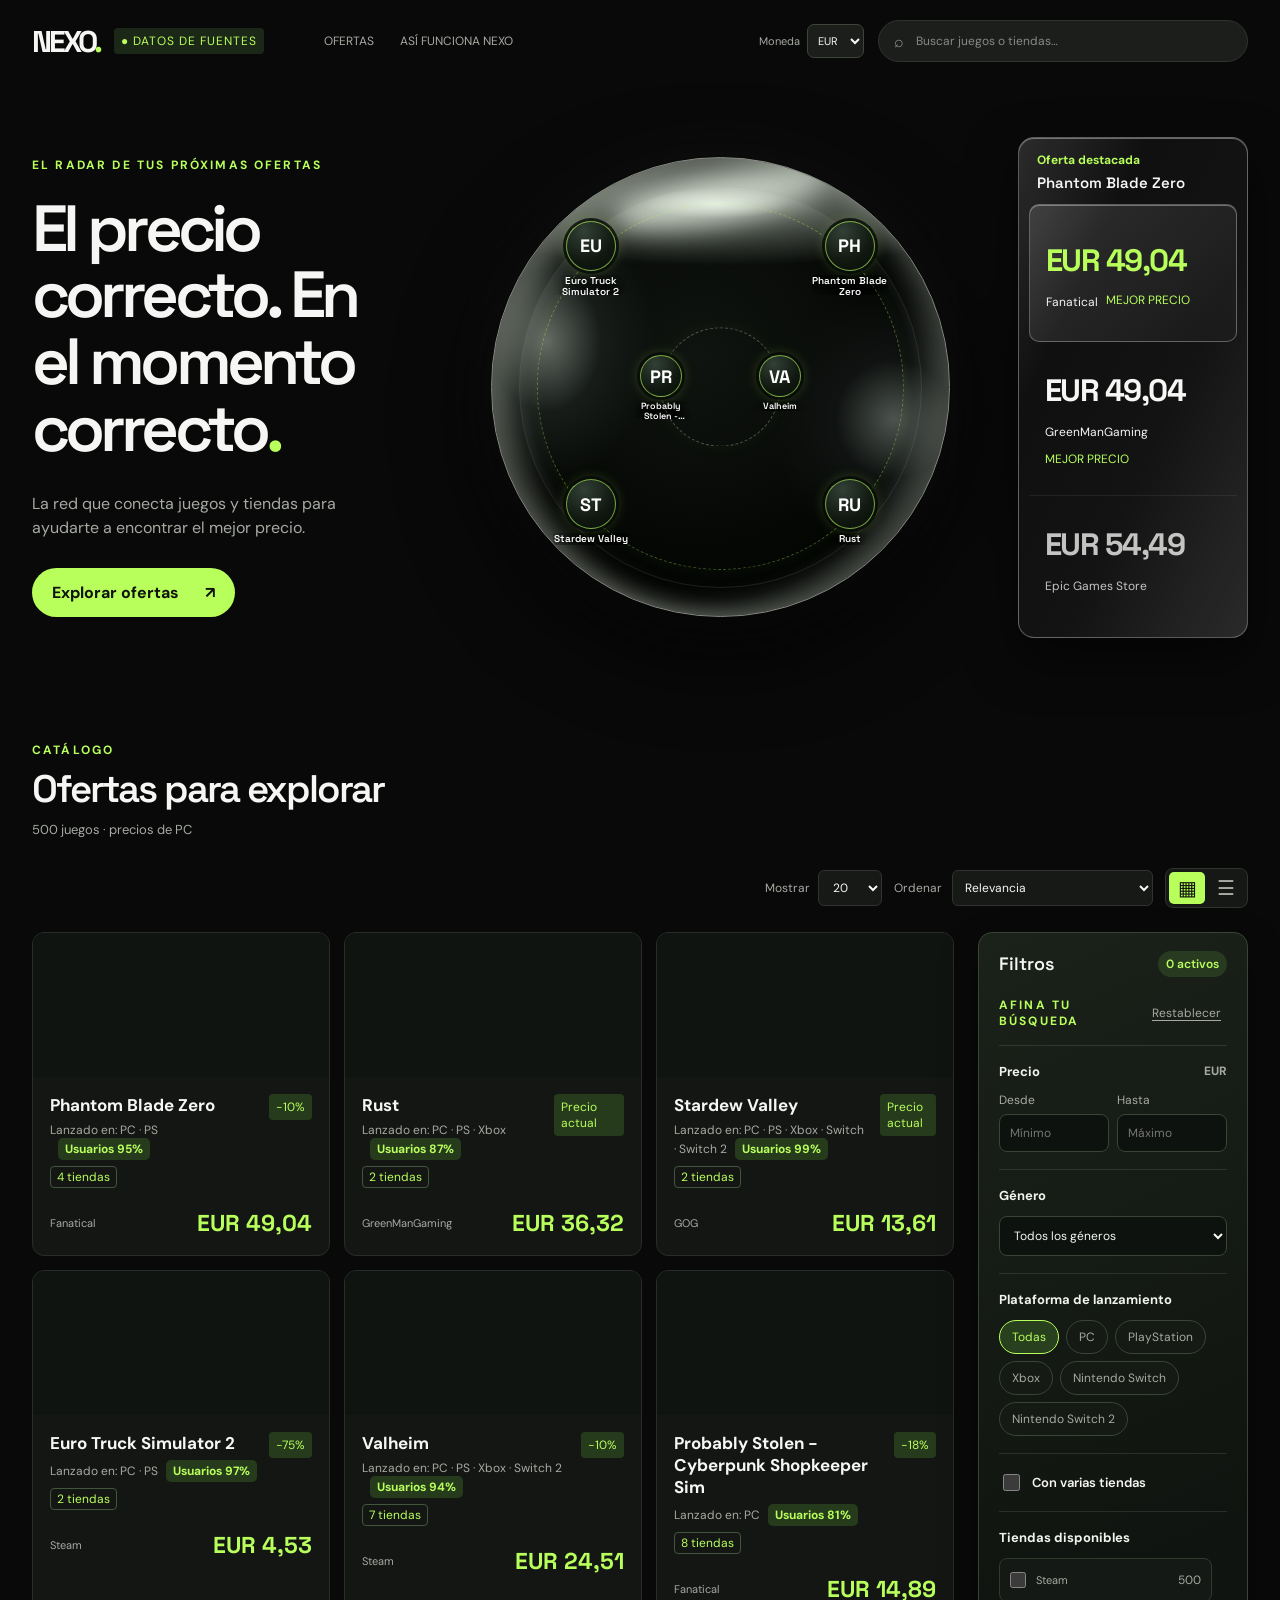
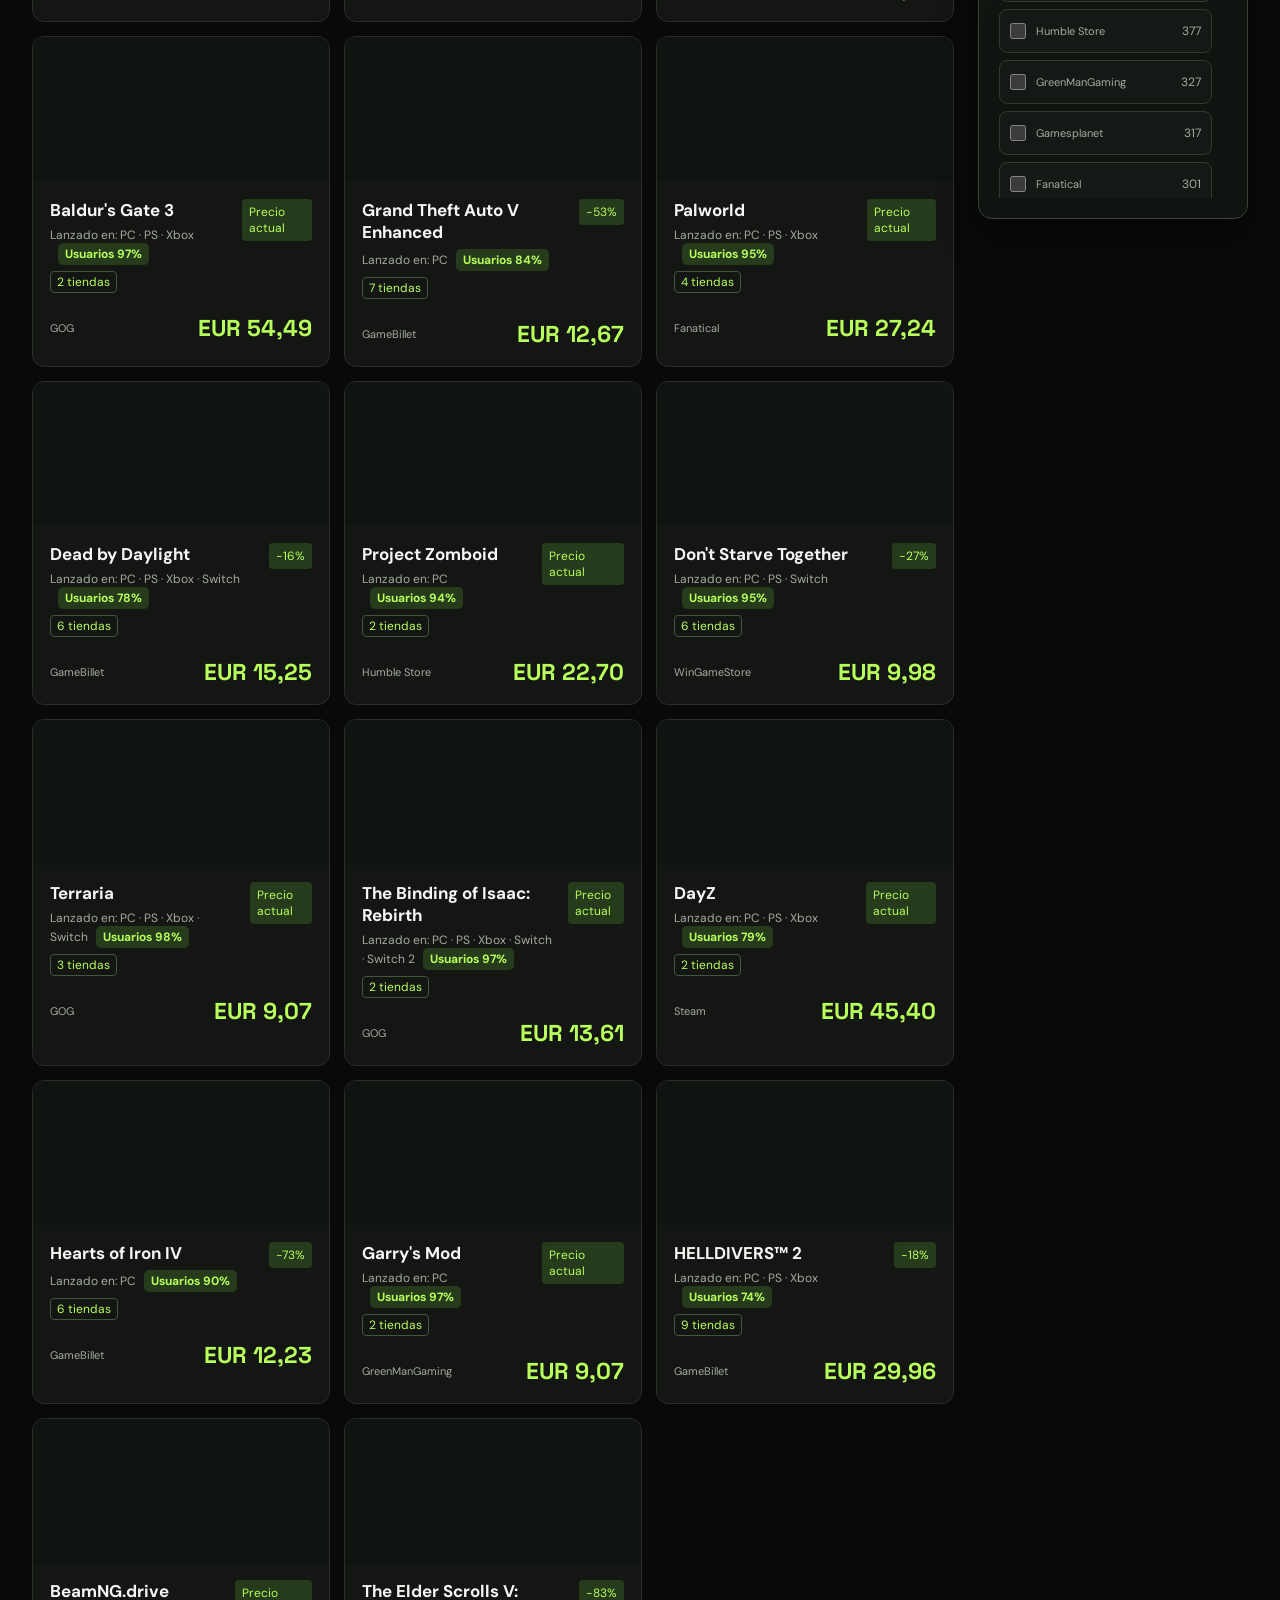
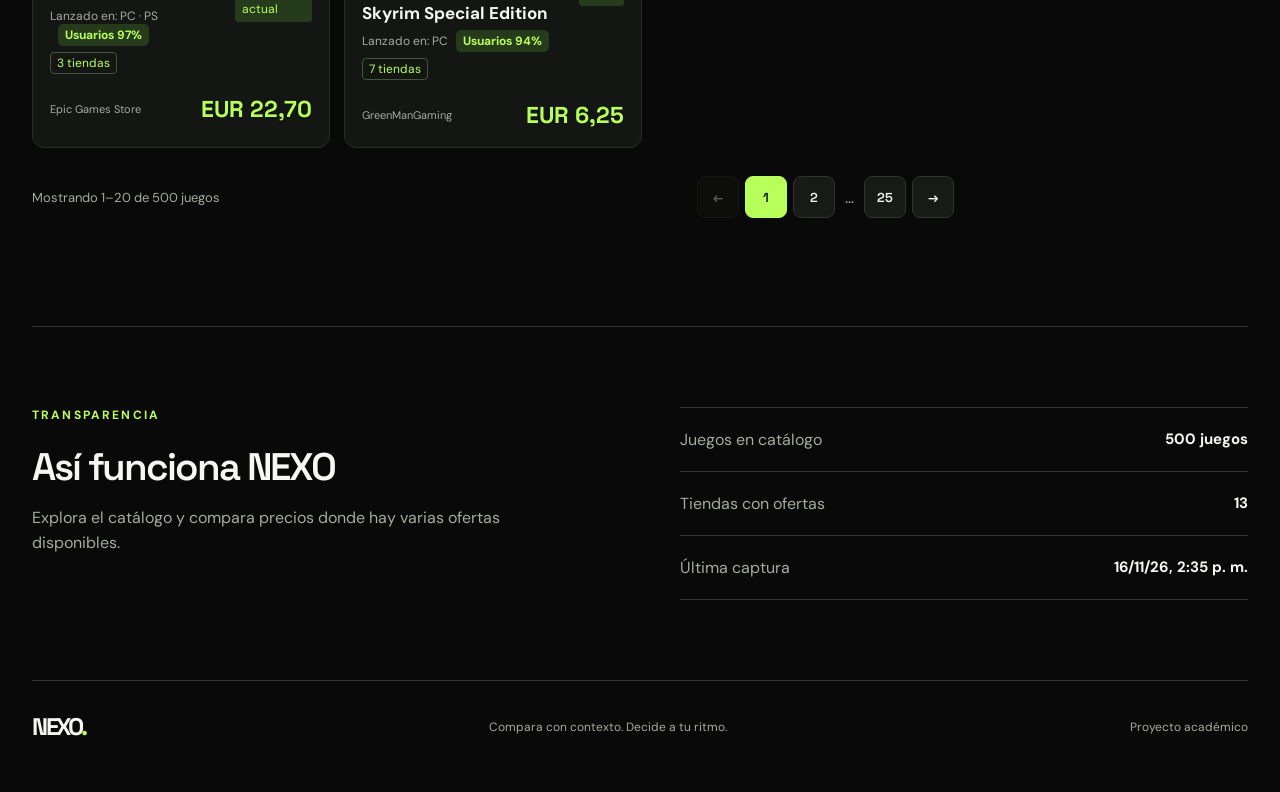
<file: index.html>
<!doctype html>
<html lang="es">
<head>
  <meta charset="utf-8">
  <meta name="viewport" content="width=device-width, initial-scale=1">
  <meta name="theme-color" content="#080908">
  <meta name="description" content="NEXO: compara ofertas de videojuegos entre tiendas.">
  <noscript><style>.page-loader{display:none!important}</style></noscript>
  <title>NEXO — El precio correcto, en el momento correcto</title>
  <link rel="stylesheet" href="styles.css?v=b721d6209b35">
  <link rel="stylesheet" href="motion.css?v=123aa29b7c4a">
  <link rel="stylesheet" href="pagination.css?v=6e8db1d47a03">
  <link rel="stylesheet" href="orbit.css?v=6e4092606f7a">
  <link rel="stylesheet" href="filters.css?v=b123eb7fec1e">
  <link rel="stylesheet" href="search.css?v=22a6c4367e86">
  <script src="live-data.js" defer></script>
  <script src="catalog-loader.js?v=8714d1cb9ea7" defer></script><script type="application/x-nexo-script" data-after-catalog="data.js?v=ecc1fa68a877"></script><script type="application/x-nexo-script" data-after-catalog="app.js?v=5fd0b0aa4ba9"></script><script type="application/x-nexo-script" data-after-catalog="motion.js?v=1b8854ef1667"></script>
</head>
<body>
  <div id="page-loader" class="page-loader" role="status" aria-label="Cargando NEXO"><div class="loader-orb" aria-hidden="true"><span class="loader-ring"></span><span class="loader-ring second"></span><span class="loader-core">N</span></div><span class="loader-wordmark">NEXO<span>.</span></span></div>
  <a class="skip" href="#ofertas">Ir a las ofertas</a>
  <header class="site-header wrap">
    <a class="logo" href="#inicio" aria-label="NEXO, inicio">NEXO<span class="logo-dot">.</span></a>
    <span class="demo-pill">DATOS DE FUENTES</span>
    <nav aria-label="Navegación principal"><a href="#ofertas">Ofertas</a><a href="#metricas">Así funciona NEXO</a></nav>
    <form id="header-search" class="header-search" role="search"><label class="sr-only" for="search">Buscar juegos</label><span aria-hidden="true">⌕</span><input id="search" type="search" placeholder="Buscar juegos o tiendas…" autocomplete="off" aria-controls="search-results" aria-expanded="false"><div id="search-results" class="search-panel" hidden></div></form>
  </header>

  <main id="inicio">
    <section class="hero wrap" aria-labelledby="hero-title">
      <div class="hero-copy"><p class="eyebrow">EL RADAR DE TUS PRÓXIMAS OFERTAS</p><h1 id="hero-title">El precio<br>correcto. En<br>el momento<br>correcto<span>.</span></h1><p class="hero-description">La red que conecta juegos y tiendas para ayudarte a encontrar el mejor precio.</p><a class="primary-button" href="#ofertas">Explorar ofertas <span aria-hidden="true">↗</span></a></div>
      <div class="orb-stage"><div class="orb"><div class="orb-glow"></div><div id="orb-games" class="orb-games" role="group" aria-label="Juegos destacados"></div></div></div>
      <a id="selected-game-link" class="price-glass" href="game.html" aria-label="Ver ficha del juego seleccionado"><span class="featured-offer-label">Oferta destacada</span><p id="selected-game-name" class="selected-game-name"></p><div class="glass-highlight"><strong></strong><span></span></div><div class="glass-row"><strong></strong><span></span></div><div class="glass-row muted"><strong></strong><span></span></div><small hidden style="display:none!important"></small></a>
    </section>

    <section id="ofertas" class="offers wrap" aria-labelledby="offers-title">
      <div class="section-heading"><div><p class="eyebrow">CATÁLOGO</p><h2 id="offers-title">Ofertas para explorar</h2><p id="catalog-count" class="catalog-count"></p></div></div>
      <div class="toolbar"><div class="display-options"><label class="page-size-label">Mostrar <select id="page-size" aria-label="Juegos por página"><option value="10">10</option><option value="20">20</option><option value="30">30</option></select></label><label class="sort-label">Ordenar <select id="sort"><option value="relevance">Relevancia</option><option value="players">Más jugados</option><option value="owners">Más adquiridos (estimación)</option><option value="rating">Mejor valoración de usuarios</option><option value="discount">Mayor descuento</option><option value="price">Menor precio</option><option value="name">Nombre</option></select></label><div class="view-toggle" role="group" aria-label="Vista del catálogo"><button id="view-grid" type="button" aria-label="Vista de tarjetas" aria-pressed="true" title="Tarjetas"><span aria-hidden="true">▦</span></button><button id="view-list" type="button" aria-label="Vista de lista" aria-pressed="false" title="Lista"><span aria-hidden="true">☰</span></button></div></div></div>
      <div class="catalog-layout">
        <div class="catalog-results"><div id="cards" class="card-grid" aria-live="polite"></div><div class="pagination-bar"><p id="page-summary" class="page-summary" aria-live="polite"></p><nav id="catalog-pagination" class="catalog-pagination" aria-label="Páginas del catálogo"></nav></div><p id="empty" class="empty" hidden>No hay juegos que coincidan con estos filtros.</p></div>
        <aside class="filter-sidebar" aria-label="Filtros del catálogo"><details id="catalog-filters" open><summary>Filtros <span id="active-filter-count">0 activos</span></summary><div class="filter-panel-content"><div class="filter-panel-head"><p class="eyebrow">AFINA TU BÚSQUEDA</p><button id="clear-filters" type="button">Restablecer</button></div><div class="filter-field"><label class="filter-field-title" for="filter-min">Precio <small id="price-filter-currency"></small></label><div class="price-fields"><label>Desde <input id="filter-min" type="number" inputmode="decimal" min="0" placeholder="Mínimo"></label><label>Hasta <input id="filter-max" type="number" inputmode="decimal" min="0" placeholder="Máximo"></label></div></div><div class="filter-field"><label class="filter-field-title" for="filter-genre">Género</label><select id="filter-genre"><option value="">Todos los géneros</option></select></div><div class="filter-field"><p class="filter-field-title">Plataforma de lanzamiento</p><div id="platform-filter-options" class="platform-filter-options" role="group" aria-label="Filtrar por plataforma de lanzamiento"></div></div><div class="filter-field"><label class="multi-store-option"><input id="filter-multi-store" type="checkbox"> Con varias tiendas</label></div><div class="filter-field"><p class="filter-field-title">Tiendas disponibles</p><div id="store-filter-options" class="store-filter-options" role="group" aria-label="Filtrar por tienda con ofertas guardadas"></div></div></div></details></aside>
      </div>
    </section>

    <section id="metricas" class="metrics wrap" aria-labelledby="metrics-title"><div><p class="eyebrow">TRANSPARENCIA</p><h2 id="metrics-title">Así funciona NEXO</h2><p>Consulta ofertas de juegos con precios observados por tienda. El historial conserva capturas fechadas para mostrar cómo cambian con el tiempo.</p></div><div class="metric-list"><div><span>Juegos en catálogo</span><strong id="metric-games">—</strong></div><div><span>Tiendas con ofertas</span><strong id="metric-stores">—</strong></div><div><span>Última captura</span><strong id="metric-captured">—</strong></div></div></section>
  </main>
  <footer class="footer wrap"><a class="logo" href="#inicio">NEXO<span class="logo-dot">.</span></a><span>Compara con contexto. Decide a tu ritmo.</span><span>Proyecto académico</span></footer>
</body>
</html>
</file>
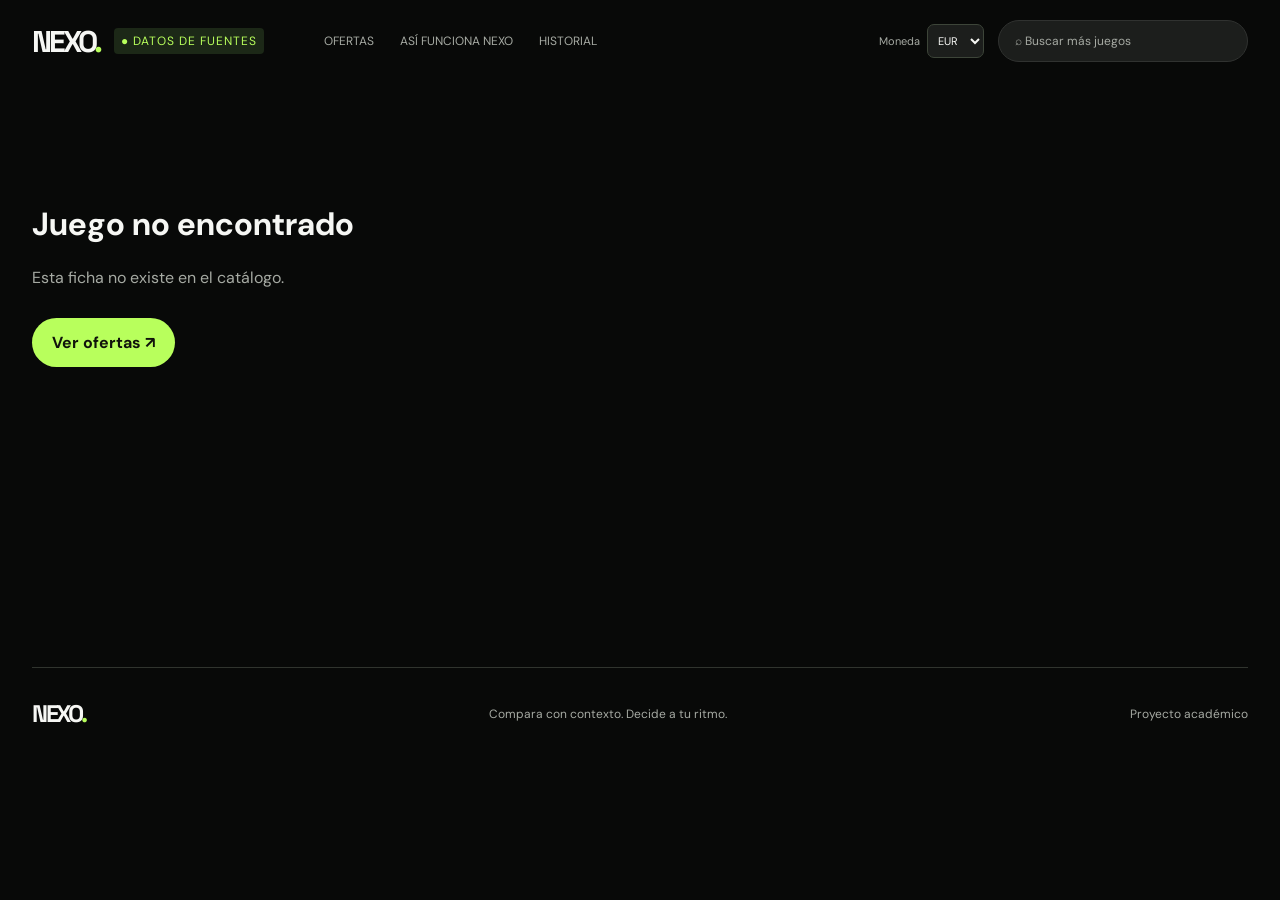
<file: game.html>
<!doctype html>
<html lang="es">
<head>
  <meta charset="utf-8"><meta name="viewport" content="width=device-width, initial-scale=1"><meta name="theme-color" content="#080908">
  <meta name="description" content="Videojuego en NEXO: precios, duración, logros e historial."><title>Juego — NEXO</title><noscript><style>.page-loader{display:none!important}</style></noscript>
  <link rel="stylesheet" href="styles.css?v=b721d6209b35"><link rel="stylesheet" href="game.css?v=9c07da73ead0"><link rel="stylesheet" href="motion.css?v=123aa29b7c4a"><link rel="stylesheet" href="gallery.css?v=49ade4c7b3a8"><link rel="stylesheet" href="history.css?v=9727386ce9f6">
  <script src="live-data.js" defer></script><script src="catalog-loader.js?v=8714d1cb9ea7" defer></script><script type="application/x-nexo-script" data-after-catalog="data.js?v=ecc1fa68a877"></script><script type="application/x-nexo-script" data-after-catalog="game.js?v=ffd9fca090fe"></script><script type="application/x-nexo-script" data-after-catalog="history.js?v=a89cb5fd9cd5"></script><script type="application/x-nexo-script" data-after-catalog="motion.js?v=1b8854ef1667"></script>
</head>
<body>
  <div id="page-loader" class="page-loader" role="status" aria-label="Cargando NEXO"><div class="loader-orb" aria-hidden="true"><span class="loader-ring"></span><span class="loader-ring second"></span><span class="loader-core">N</span></div><span class="loader-wordmark">NEXO<span>.</span></span></div>
  <a class="skip" href="#main">Ir al contenido</a>
  <header class="site-header wrap"><a class="logo" href="./" aria-label="NEXO, inicio">NEXO<span class="logo-dot">.</span></a><span class="demo-pill">DATOS DE FUENTES</span><nav aria-label="Navegación principal"><a href="./#ofertas">Ofertas</a><a href="./#metricas">Así funciona NEXO</a><a href="#historial">Historial</a></nav><a class="back-search" href="./#ofertas"><span aria-hidden="true">⌕</span> <span>Buscar más juegos</span></a></header>
  <main id="main" class="wrap game-page" hidden>
    <nav class="breadcrumb" aria-label="Ruta"><a href="./">Inicio</a><span>›</span><a href="./#ofertas">Ofertas</a><span>›</span><span id="crumb-name"></span></nav>
    <div class="game-layout">
      <div class="game-main">
        <section class="game-hero" aria-labelledby="game-title"><div id="game-cover" class="game-cover"></div><div class="game-intro"><h1 id="game-title"></h1><div id="game-chips" class="game-chips"></div><p id="launch-platforms" class="launch-platforms"></p><div id="game-ratings" class="game-ratings" aria-label="Valoraciones"><div id="steam-rating-card" class="game-rating"><span>Usuarios de Steam</span><strong id="hero-steam-rating"></strong></div><div id="metacritic-rating-card" class="game-rating game-rating--critic"><span>Metacritic</span><strong id="hero-metacritic"></strong></div></div><p class="description-label" hidden>Descripción original (inglés)</p><p class="game-lead" hidden></p><div class="game-stat-row"><div><small>Historia principal</small><strong id="hero-hours"></strong></div><div><small>Logros</small><strong id="hero-achievements"></strong></div></div></div></section>
        <section class="game-section" aria-labelledby="gallery-title"><div class="section-mini"><p class="eyebrow">IMÁGENES DEL JUEGO</p><h2 id="gallery-title">Capturas</h2></div><div id="gallery-controls" class="gallery-controls" hidden><span id="gallery-counter" aria-live="polite"></span><div><button id="gallery-prev" type="button" aria-label="Captura anterior">←</button><button id="gallery-next" type="button" aria-label="Captura siguiente">→</button></div></div><div id="game-gallery" class="game-gallery" aria-label="Capturas del juego"><p class="history-placeholder">No hay capturas disponibles.</p></div></section>
        <section id="historial" class="game-section game-history" aria-labelledby="history-title"><div class="section-mini"><p class="eyebrow">EVOLUCIÓN DE PRECIOS</p><h2 id="history-title">Historial de precios</h2></div><div class="chart"><div class="chart-top"><span>Precios observados por tienda</span><span id="history-count">Cargando…</span></div><div class="history-values"><div><span>Último precio más bajo</span><strong id="history-current">—</strong></div><div><span>Mínimo observado</span><strong id="history-minimum">—</strong></div></div><div class="history-plot"><svg id="history-svg" viewBox="0 0 520 200" role="img" aria-label="Historial de precios"><path class="gridline" d="M18 35H502M18 100H502M18 165H502"/><g id="history-series"></g></svg><p id="history-empty" class="history-empty" hidden></p></div><div class="chart-bottom"><span id="history-start">—</span><span id="history-end">—</span></div><div id="history-legend" class="history-legend" aria-label="Tiendas de la gráfica"></div></div></section>
        <section class="game-section" aria-labelledby="time-title"><div class="section-mini"><p class="eyebrow">TIEMPO DE JUEGO</p><h2 id="time-title">¿Cuánto se tarda en terminar?</h2></div><div class="duration-grid"></div></section>
        <section class="game-section" aria-labelledby="facts-title"><div class="section-mini"><p class="eyebrow">DETALLES</p><h2 id="facts-title">Datos del juego</h2></div><div class="facts"><div><span>Plataformas de lanzamiento</span><strong id="fact-platform"></strong></div><div><span>Plataforma de las ofertas</span><strong>PC</strong></div><div><span>Tipo</span><strong id="fact-type"></strong></div><div><span>Formato</span><strong id="fact-format"></strong></div><div><span>Logros disponibles</span><strong id="fact-achievements"></strong></div><div><span>Fecha de lanzamiento</span><strong id="fact-release">Sin datos</strong></div></div></section>
        <section id="achievement-section" class="game-section" aria-labelledby="achievement-title" hidden><div class="section-mini"><p class="eyebrow">LOGROS DE STEAM</p><h2 id="achievement-title">Logros destacados</h2></div><div id="achievement-list" class="achievement-list"></div></section>
      </div>
      <aside class="game-side" aria-label="Comparación de precios de PC"><div class="offer-panel"><p class="eyebrow">MEJOR PRECIO DE PC</p><strong id="best-price" class="best-price"></strong><div class="regular-line"><s id="regular-price"></s><span id="discount-badge"></span></div><p id="best-store" class="best-store"></p><div class="offer-divider"></div><p class="panel-label">Ofertas de PC por tienda</p><div id="store-list"></div></div></aside>
    </div>
    <section class="related" aria-labelledby="related-title"><div class="section-heading"><div><p class="eyebrow">SIGUE EXPLORANDO</p><h2 id="related-title">Otros juegos</h2></div></div><div id="related-list" class="related-list"></div></section>
  </main>
  <dialog id="gallery-lightbox" class="gallery-lightbox" role="dialog" aria-modal="true" aria-label="Visor de capturas"><button id="lightbox-close" class="lightbox-close" type="button" aria-label="Cerrar visor">×</button><button id="lightbox-prev" class="lightbox-nav lightbox-prev" type="button" aria-label="Captura anterior">‹</button><figure><img id="lightbox-image" alt=""><figcaption id="lightbox-counter"></figcaption></figure><button id="lightbox-next" class="lightbox-nav lightbox-next" type="button" aria-label="Captura siguiente">›</button></dialog>
  <div id="not-found" class="wrap not-found" hidden><h1>Juego no encontrado</h1><p>Esta ficha no existe en el catálogo.</p><a class="primary-button" href="./#ofertas">Ver ofertas ↗</a></div>
  <footer class="footer wrap"><a class="logo" href="./">NEXO<span class="logo-dot">.</span></a><span>Compara con contexto. Decide a tu ritmo.</span><span>Proyecto académico</span></footer>
</body>
</html>
</file>
<file: styles.css>
@import url('https://fonts.googleapis.com/css2?family=DM+Sans:wght@400;500;600;700&family=Space+Grotesk:wght@400;500;600;700&display=swap');
:root{color-scheme:dark;--bg:#080908;--surface:#151715;--line:#30342e;--text:#f6f7f4;--muted:#a6aaa3;--green:#b8ff5c;font-family:'DM Sans',sans-serif}*{box-sizing:border-box}html{scroll-behavior:smooth}body{margin:0;background:var(--bg);color:var(--text)}button,input,select{font:inherit}button,a{ -webkit-tap-highlight-color:transparent}a{color:inherit;text-decoration:none}button{cursor:pointer}.wrap{width:min(1510px,calc(100% - 64px));margin-inline:auto}.sr-only{position:absolute;width:1px;height:1px;overflow:hidden;clip:rect(0,0,0,0)}.skip{position:absolute;left:16px;top:-60px;background:var(--green);color:#111;padding:10px;z-index:10}.skip:focus{top:10px}:focus-visible{outline:2px solid var(--green);outline-offset:4px}.site-header{height:82px;display:flex;align-items:center;gap:14px}.logo{font-family:'Space Grotesk',sans-serif;font-weight:700;font-size:30px;letter-spacing:-.1em;white-space:nowrap}.logo-dot{color:var(--green)}.demo-pill{font-size:10px;letter-spacing:.08em;color:var(--green);background:#1c2817;border-radius:4px;padding:5px 7px;white-space:nowrap}.site-header nav{display:flex;gap:26px;margin-left:46px;text-transform:uppercase;font-size:12px;color:var(--muted)}.site-header nav a:hover{color:var(--text)}.header-search{margin-left:auto;background:#1c1e1c;border:1px solid #303230;border-radius:24px;height:42px;display:flex;align-items:center;gap:10px;width:min(370px,35%);padding:0 15px;color:#919690}.header-search input{border:0;outline:0;background:none;color:var(--text);width:100%;min-width:0;font-size:12px}.header-search input::placeholder{color:#858a84}.hero{min-height:610px;display:grid;grid-template-columns:minmax(280px,1fr) minmax(390px,1.18fr) minmax(210px,.62fr);align-items:center;gap:15px;position:relative}.hero-copy{z-index:2}.eyebrow{font-size:11px;font-weight:700;letter-spacing:.18em;color:var(--green);margin:0 0 23px}.hero h1{font-family:'Space Grotesk',sans-serif;font-size:clamp(50px,5.1vw,84px);line-height:1.02;letter-spacing:-.075em;margin:0;font-weight:600}.hero h1 span{color:var(--green)}.hero-description{color:var(--muted);font-size:16px;line-height:1.5;max-width:310px;margin:30px 0 28px}.primary-button{display:inline-flex;gap:26px;align-items:center;background:var(--green);color:#10130b;font-weight:700;border-radius:50px;padding:14px 20px;transition:transform .2s,box-shadow .2s}.primary-button:hover{transform:translateY(-3px);box-shadow:0 10px 30px #b8ff5c30}.orb-stage{position:relative;aspect-ratio:1;display:grid;place-items:center;min-width:0}.orb{width:92%;aspect-ratio:1;border-radius:50%;position:relative;overflow:hidden;border:1px solid #858982;background:radial-gradient(ellipse 90% 18% at 49% 10%,#cdd4cb 0%,#5e655d 18%,transparent 75%),radial-gradient(ellipse 85% 110% at 12% 40%,#636a62 0%,#171c19 14%,transparent 28%),radial-gradient(ellipse 80% 80% at 88% 57%,#4d544f 0%,#101311 16%,transparent 35%),radial-gradient(circle at 45% 43%,#101410 0%,#020402 68%,#333a33 88%,#a1a79c 95%,#171a17 99%);box-shadow:inset 18px 5px 24px #e3e9da50,inset -18px -9px 24px #dce5da3b,0 0 60px #ffffff0a,0 30px 90px #000}.orb:after{content:"";position:absolute;inset:6%;border-radius:50%;border:1px solid #aab2aa25;box-shadow:inset 8px 15px 25px #ffffff12}.orb-glow{position:absolute;width:48%;height:11%;left:26%;top:3%;border-radius:50%;background:#f4fff0a8;filter:blur(13px);transform:rotate(-11deg)}.orbit{position:absolute;width:78%;height:35%;border:1px solid #cbd5cc22;border-radius:50%;transform:rotate(32deg);z-index:1}.orbit-b{transform:rotate(-34deg);height:43%}.orbit-node{position:absolute;z-index:2;width:26px;height:30px;display:grid;place-items:center;border-radius:4px;color:#d9e4d2;background:linear-gradient(145deg,#303a31,#111510);border:1px solid #86908455;box-shadow:0 3px 15px #000;font-size:13px}.n1{top:19%;left:54%}.n2{top:34%;left:22%}.n3{top:32%;right:20%}.n4{top:57%;left:36%;color:var(--green)}.n5{top:55%;right:20%;background:#a0bf35;color:#1d270c}.n6{bottom:15%;left:35%}.n7{bottom:18%;right:27%}.price-glass{justify-self:end;width:min(100%,230px);padding:10px;border:1px solid #9ea49d83;border-radius:16px;background:linear-gradient(115deg,#ffffff25,#ffffff08 28%,#ffffff0b 60%,#ffffff23);box-shadow:inset 0 1px #ffffff5e,0 20px 50px #0008;backdrop-filter:blur(18px)}.glass-highlight{padding:35px 16px 26px;border:1px solid #acb4ac70;border-radius:10px;background:linear-gradient(135deg,#ffffff23,#ffffff05);box-shadow:inset 0 1px #ffffff58}.price-glass strong{font-family:'Space Grotesk',sans-serif;font-size:31px;display:block;letter-spacing:-.05em}.glass-highlight strong{color:var(--green)}.price-glass span{display:block;font-size:12px;margin-top:5px}.price-glass em{font-style:normal;color:var(--green);font-size:10px}.glass-row{padding:28px 16px;border-bottom:1px solid #ffffff12}.glass-row.muted{opacity:.42;border:0}.price-glass small{display:block;color:#9ca39a;font-size:10px;text-align:center;padding:2px 0 7px}.offers{padding:50px 0 100px;scroll-margin-top:25px}.section-heading{display:flex;justify-content:space-between;align-items:end;gap:20px}.section-heading .eyebrow{margin-bottom:10px}h2{font:600 clamp(32px,3vw,46px)/1.1 'Space Grotesk',sans-serif;letter-spacing:-.055em;margin:0}.data-note{font-size:12px;color:var(--muted);margin:0 0 4px}.toolbar{display:flex;justify-content:space-between;gap:20px;margin:28px 0 24px}.filter-group{display:flex;gap:8px;flex-wrap:wrap}.filter{border:1px solid var(--line);background:#141614;color:#c4c9c1;border-radius:50px;padding:9px 15px;font-size:12px}.filter:hover,.filter.active{background:var(--green);border-color:var(--green);color:#141811}.sort-label{color:var(--muted);font-size:12px;white-space:nowrap}.sort-label select{background:#171917;color:var(--text);border:1px solid var(--line);border-radius:6px;padding:8px;margin-left:7px}.card-grid{display:grid;grid-template-columns:repeat(4,minmax(0,1fr));gap:18px}.card{background:#141614;border:1px solid #292d28;border-radius:12px;overflow:hidden;transition:transform .2s,border-color .2s;text-align:left;width:100%;color:var(--text);padding:0}.card:hover{transform:translateY(-5px);border-color:#809968}.cover{aspect-ratio:1.55;position:relative;display:flex;align-items:end;padding:18px;overflow:hidden}.cover:before{content:"";position:absolute;inset:0;background:linear-gradient(0deg,#000b,transparent 65%),radial-gradient(circle at 75% 20%,#ffffff35,transparent 36%)}.cover-name{position:relative;font:700 clamp(18px,2vw,30px)/.95 'Space Grotesk',sans-serif;letter-spacing:-.055em;text-transform:uppercase;max-width:86%;text-shadow:0 2px 12px #000}.cover-0{background:linear-gradient(145deg,#554122,#171713 60%,#060807)}.cover-1{background:linear-gradient(145deg,#6f323d,#151c22 60%,#08080a)}.cover-2{background:linear-gradient(145deg,#364b59,#1a252b 55%,#090c10)}.cover-3{background:linear-gradient(145deg,#455e40,#1b271e 60%,#080b09)}.cover-4{background:linear-gradient(145deg,#6f5940,#2b1f1a 60%,#100d0b)}.cover-5{background:linear-gradient(145deg,#4e3e74,#211b35 60%,#0d0b14)}.cover-6{background:linear-gradient(145deg,#5c534b,#242928 60%,#0b0d0c)}.cover-7{background:linear-gradient(145deg,#477060,#18312c 60%,#080e0d)}.card-body{padding:17px}.card-top{display:flex;justify-content:space-between;gap:12px}.card-title{font-size:17px;font-weight:700;margin:0 0 6px}.card-platform{font-size:12px;color:var(--muted);margin:0}.discount{font-size:12px;background:#263b1c;color:var(--green);padding:5px 7px;border-radius:4px;align-self:start}.card-bottom{display:flex;justify-content:space-between;align-items:end;margin-top:20px}.card-bottom small{color:var(--muted);font-size:11px}.card-bottom strong{color:var(--green);font:700 23px 'Space Grotesk',sans-serif}.empty{padding:40px;color:var(--muted);border:1px solid var(--line);border-radius:10px}.insight{display:grid;grid-template-columns:1fr 1fr;gap:80px;align-items:center;padding:90px 0;border-top:1px solid var(--line)}.insight h2 span{color:var(--green)}.insight p:not(.eyebrow),.metrics p:not(.eyebrow){color:var(--muted);line-height:1.6;max-width:490px}.chart{border:1px solid #656e63;border-radius:16px;background:linear-gradient(120deg,#ffffff16,#ffffff05 35%,#ffffff0a);padding:24px;box-shadow:inset 0 1px #ffffff45}.chart-top,.chart-bottom{display:flex;justify-content:space-between;color:#b0b6ae;font-size:11px}.chart svg{width:100%;margin:20px 0 10px;overflow:visible}.gridline{stroke:#ffffff19;stroke-width:1}.chart-area{fill:#b8ff5c15}.chart-line{fill:none;stroke:var(--green);stroke-width:3;stroke-linejoin:round}.metrics{display:grid;grid-template-columns:1fr 1fr;gap:80px;padding:80px 0;border-top:1px solid var(--line)}.metric-list{border-top:1px solid var(--line)}.metric-list>div{display:flex;justify-content:space-between;padding:21px 0;border-bottom:1px solid var(--line);gap:15px}.metric-list span{color:var(--muted)}.metric-list strong{font-size:15px}.footer{border-top:1px solid var(--line);padding:30px 0 50px;display:flex;align-items:center;justify-content:space-between;gap:20px;color:var(--muted);font-size:12px}.footer .logo{color:var(--text);font-size:24px}dialog{background:#171a16;color:var(--text);border:1px solid #6c7669;border-radius:18px;width:min(490px,calc(100% - 28px));padding:30px;box-shadow:0 30px 100px #000}dialog::backdrop{background:#000b;backdrop-filter:blur(4px)}.close{position:absolute;right:15px;top:10px;border:0;background:none;color:var(--text);font-size:30px}.detail-title{font:600 30px 'Space Grotesk',sans-serif;margin:0 30px 8px 0}.detail-meta{color:var(--muted);font-size:13px}.detail-price{font:700 38px 'Space Grotesk',sans-serif;color:var(--green);margin:27px 0 3px}.detail-note{color:var(--muted);font-size:12px;line-height:1.5}.detail-tag{display:inline-block;margin-top:12px;padding:6px 9px;border-radius:4px;background:#263b1c;color:var(--green);font-size:12px}@media(max-width:1100px){.hero{grid-template-columns:1fr 1fr}.price-glass{display:none}.card-grid{grid-template-columns:repeat(3,1fr)}.site-header nav{margin-left:20px;gap:15px}}@media(max-width:750px){.wrap{width:min(100% - 36px,560px)}.site-header{height:auto;min-height:70px;flex-wrap:wrap;padding:17px 0}.site-header nav{order:3;margin:0;width:100%;justify-content:space-between}.header-search{width:100%;order:4;margin:3px 0 0}.hero{grid-template-columns:1fr;min-height:0;padding-top:60px}.hero h1{font-size:clamp(52px,11vw,76px)}.hero-description{margin:22px 0}.orb-stage{width:min(100%,470px);justify-self:center;margin-top:12px}.price-glass{display:none}.offers{padding-top:55px}.section-heading{align-items:start;flex-direction:column}.toolbar{flex-direction:column}.card-grid{grid-template-columns:repeat(2,1fr)}.insight,.metrics{grid-template-columns:1fr;gap:35px;padding:65px 0}.footer{flex-wrap:wrap}}@media(max-width:480px){.card-grid{gap:10px}.card-body{padding:12px}.card-title{font-size:14px}.card-bottom strong{font-size:19px}.cover{padding:12px}.cover-name{font-size:20px}.data-note{font-size:11px}.sort-label{align-self:start}}
.price-glass .featured-offer-label{display:block;margin:4px 8px 2px;color:var(--green);font-size:12px;font-weight:700}
.price-glass .glass-highlight>span,.price-glass .glass-row>span{gap:6px}
.price-glass .glass-row>span{flex-wrap:wrap}
.price-glass em{font-size:12px}
.store-mark:has(.store-mark-fallback:not([hidden]))+.store-visible-name{display:none}
.demo-pill:before{content:'●';margin-right:4px}
.demo-pill,.eyebrow,.chart-top,.chart-bottom,.price-glass small,.price-glass em{font-size:12px}
.glass-row.muted{opacity:.78}
</file>
<file: motion.css>
@keyframes orb-float{0%,100%{transform:translateY(0) rotate(-2deg)}50%{transform:translateY(-13px) rotate(2deg)}}
@keyframes orbit-turn{to{transform:rotate(392deg)}}
@keyframes orbit-turn-back{to{transform:rotate(-394deg)}}
@keyframes node-glimmer{0%,100%{box-shadow:0 3px 15px #000;border-color:#86908455}50%{box-shadow:0 0 16px #b8ff5c50;border-color:#b8ff5c88}}
@keyframes rise-in{from{opacity:0;transform:translateY(22px)}to{opacity:1;transform:translateY(0)}}
.orb{animation:orb-float 9s ease-in-out infinite}.orbit-a{animation:orbit-turn 34s linear infinite}.orbit-b{animation:orbit-turn-back 42s linear infinite}.orbit-node{animation:node-glimmer 4s ease-in-out infinite}.orbit-node:nth-of-type(3n){animation-delay:1.4s}
.primary-button,.filter,.card,.related-card,.site-header nav a,.back-search,.sort-label select{transition:transform .22s ease,background-color .22s ease,color .22s ease,border-color .22s ease,box-shadow .22s ease,filter .22s ease}
.primary-button:hover,.primary-button:focus-visible{background:#d0ff8b;box-shadow:0 0 0 1px #d0ff8b,0 0 24px #b8ff5c75;transform:translateY(-3px)}
.filter:hover,.filter:focus-visible{background:var(--green);border-color:var(--green);color:#10130b;box-shadow:0 0 17px #b8ff5c30}.filter.active:hover,.filter.active:focus-visible,.filter.active:active{color:#10130b;box-shadow:0 0 20px #b8ff5c80}
.card:hover,.card:focus-visible,.related-card:hover,.related-card:focus-visible{border-color:var(--green);box-shadow:0 0 0 1px #b8ff5c45,0 14px 35px #0009,0 0 20px #b8ff5c1d;transform:translateY(-5px)}
.card:hover .cover,.card:focus-visible .cover{filter:brightness(1.18)}
.site-header nav a:hover,.site-header nav a:focus-visible,.back-search:hover,.back-search:focus-visible{color:var(--green);text-shadow:0 0 14px #b8ff5c80}
.sort-label select:hover,.sort-label select:focus-visible{border-color:var(--green);box-shadow:0 0 15px #b8ff5c25}
.primary-button:active,.filter:active,.card:active,.related-card:active,.back-search:active{transform:scale(.97);filter:brightness(1.18);transition-duration:.08s}
.motion-ready .hero-copy{animation:rise-in .65s both}.motion-ready .orb-stage{animation:rise-in .8s .12s both}.motion-ready .price-glass{animation:rise-in .7s .22s both}.motion-ready .game-hero .game-cover{animation:rise-in .7s both}.motion-ready .game-intro{animation:rise-in .7s .12s both}.motion-ready .game-side{animation:rise-in .7s .22s both}
.motion-ready .card{animation:rise-in .38s both}.motion-ready .card:nth-child(4n+2){animation-delay:.05s}.motion-ready .card:nth-child(4n+3){animation-delay:.1s}.motion-ready .card:nth-child(4n+4){animation-delay:.15s}
.motion-ready .reveal{opacity:0;transform:translateY(20px) scale(.985);filter:blur(5px);transition:opacity .65s ease,transform .65s ease,filter .65s ease}.motion-ready .reveal.is-visible{opacity:1;transform:translateY(0) scale(1);filter:blur(0)}
.motion-ready body{animation:page-merge-in .34s ease both}@keyframes page-merge-in{from{opacity:0;transform:scale(.985);filter:blur(4px)}to{opacity:1;transform:scale(1);filter:blur(0)}}
.card-grid{transition:opacity .22s ease,transform .22s ease,filter .22s ease;transform-origin:center top}.card-grid.is-merging{opacity:0;transform:scale(.975);filter:blur(5px)}
.offer-panel{transition:border-color .25s ease,box-shadow .25s ease}.offer-panel:hover{border-color:#b8ff5ca8;box-shadow:inset 0 1px #ffffff55,0 25px 50px #0008,0 0 24px #b8ff5c20}
@media(hover:none){.primary-button,.filter,.card,.related-card,.back-search{touch-action:manipulation}.primary-button:active,.filter:active,.card:active,.related-card:active,.back-search:active{box-shadow:0 0 0 3px #b8ff5c88,0 0 25px #b8ff5c55}}
@media(prefers-reduced-motion:reduce){html{scroll-behavior:auto}.orb,.orbit,.orbit-node,.motion-ready .hero-copy,.motion-ready .orb-stage,.motion-ready .price-glass,.motion-ready .game-hero .game-cover,.motion-ready .game-intro,.motion-ready .game-side,.motion-ready .card,.motion-ready body{animation:none!important}.motion-ready .reveal,.motion-ready .reveal.is-visible,.card-grid,.card-grid.is-merging{opacity:1;transform:none;filter:none;transition:none}.primary-button,.filter,.card,.related-card,.site-header nav a,.back-search,.sort-label select,.offer-panel{transition:none}}
.currency-control{display:flex;align-items:center;gap:7px;color:var(--muted);font-size:11px;white-space:nowrap;margin-left:auto}.currency-control select{background:#1c1e1c;color:var(--text);border:1px solid #3d4539;border-radius:7px;padding:8px 6px;cursor:pointer}.currency-control select:hover,.currency-control select:focus-visible{border-color:var(--green);box-shadow:0 0 14px #b8ff5c28}.header-search,.back-search{margin-left:0}@media(max-width:750px){.currency-control{order:2;margin-left:auto}.site-header nav{order:3}.header-search,.back-search{order:4;width:100%}}
@media(max-width:750px){
  .site-header{display:grid;grid-template-columns:minmax(0,1fr) auto;grid-template-rows:auto auto auto;column-gap:10px;row-gap:16px;align-items:center;padding:18px 0 12px;min-height:0;height:auto}
  .site-header>.logo{grid-column:1;grid-row:1;justify-self:start;font-size:27px}
  .site-header>.demo-pill{grid-column:1;grid-row:1;justify-self:start;margin-left:101px;font-size:9px;padding:4px 6px}
  .site-header>.currency-control{grid-column:2;grid-row:1;margin:0;justify-self:end}
  .currency-caption{display:none}.currency-control select{padding:7px 5px;font-size:11px;max-width:66px}
  .site-header nav{grid-column:1/-1;grid-row:2;width:100%;margin:0;gap:8px;justify-content:space-between;font-size:11px}
  .site-header>.header-search,.site-header>.back-search{grid-column:1/-1;grid-row:3;width:100%;margin:0;min-width:0;height:42px}
  .site-header>.back-search{display:flex;align-items:center}
  .hero{padding-top:34px;gap:6px}.hero h1{font-size:clamp(39px,8.4vw,62px);line-height:1.04}.hero-description{font-size:14px;max-width:360px;margin:20px 0 23px}
  .orb-stage{width:min(100%,390px);margin-top:20px}.offers{padding-top:38px}.card-grid{gap:12px}.card-title{overflow-wrap:anywhere}
  .game-hero{gap:22px}.game-intro h1{font-size:clamp(34px,8vw,50px)}.game-cover{height:auto;aspect-ratio:.8;width:min(100%,280px)}
}
@media(max-width:420px){.wrap{width:calc(100% - 32px)}.site-header>.logo{font-size:25px}.site-header>.demo-pill{margin-left:94px;font-size:8px}.hero h1{font-size:clamp(37px,9vw,43px)}.hero .eyebrow{font-size:9px;letter-spacing:.12em}.card-grid{grid-template-columns:1fr}.cover{aspect-ratio:1.8}.cover-name{font-size:26px}.card-title{font-size:16px}.footer{align-items:flex-start;flex-direction:column;gap:12px}.game-stat-row{gap:28px}}
.page-loader{position:fixed;inset:0;z-index:999;display:flex;flex-direction:column;align-items:center;justify-content:center;gap:24px;background:#080908;opacity:1;visibility:visible;transition:opacity .38s ease,visibility .38s ease}.page-loader.is-done{opacity:0;visibility:hidden;pointer-events:none}.loader-orb{position:relative;width:clamp(120px,25vw,190px);aspect-ratio:1;border-radius:50%;border:1px solid #a4ada3;background:radial-gradient(ellipse 75% 18% at 50% 12%,#dbe4d2 0%,#6d766d 29%,transparent 80%),radial-gradient(circle at 45% 45%,#080d08 40%,#1f2920 70%,#a5b3a1 96%,#080908 100%);box-shadow:inset 8px 5px 18px #ffffff68,inset -9px -8px 20px #b8ff5c35,0 0 45px #b8ff5c20;animation:loader-spin 1.8s ease-in-out infinite}.loader-ring{position:absolute;inset:25% -8%;border:1px solid #b8ff5c7a;border-radius:50%;transform:rotate(35deg);box-shadow:0 0 15px #b8ff5c33;animation:loader-orbit 1.8s linear infinite}.loader-ring.second{transform:rotate(-40deg);animation-direction:reverse;animation-duration:2.4s}.loader-core{position:absolute;inset:0;display:grid;place-items:center;font:700 clamp(34px,8vw,62px) 'Space Grotesk',sans-serif;color:#f5fff0;text-shadow:0 0 22px #b8ff5c95;animation:loader-counterspin 1.8s ease-in-out infinite}.loader-wordmark{font:700 21px 'Space Grotesk',sans-serif;letter-spacing:-.08em}.loader-wordmark span{color:var(--green)}@keyframes loader-spin{to{transform:rotate(360deg)}}@keyframes loader-counterspin{to{transform:rotate(-360deg)}}@keyframes loader-orbit{to{transform:rotate(395deg)}}@media(prefers-reduced-motion:reduce){.page-loader{transition:none}.loader-orb,.loader-ring,.loader-core{animation:none}}
.cover-image{position:absolute;inset:0;width:100%;height:100%;object-fit:cover}.cover:after{content:"";position:absolute;inset:0;background:linear-gradient(0deg,#000d,transparent 75%);pointer-events:none}.cover-name{z-index:2}.game-cover-image{position:absolute;inset:0;width:100%;height:100%;object-fit:cover}.game-cover:after{content:"";position:absolute;inset:0;background:linear-gradient(0deg,#0009,transparent 55%);pointer-events:none}.game-cover>span{z-index:2}.search-art img,.related-art img{width:100%;height:100%;object-fit:cover}.search-art.has-image,.related-art.has-image{padding:0;overflow:hidden}
.orb:after,.orb-glow{pointer-events:none}.network-lines{position:absolute;inset:0;width:100%;height:100%;z-index:1;overflow:visible;pointer-events:none}.network-lines ellipse{fill:none;stroke:#b8ff5c45;stroke-width:2;stroke-dasharray:10 12;animation:orbit-dash 12s linear infinite}.network-lines ellipse:nth-child(2){animation-direction:reverse;stroke:#ffffff38}@keyframes orbit-dash{to{stroke-dashoffset:-440}}
.orb-games{position:absolute;inset:0;z-index:3}.orb-game{position:absolute;transform:translate(-50%,-50%);width:clamp(30px,3.8vw,46px);height:clamp(38px,4.8vw,56px);padding:0;overflow:hidden;border-radius:7px;border:1px solid #b8ff5c9c;background:#172018;color:var(--green);font:700 18px 'Space Grotesk',sans-serif;box-shadow:0 0 0 3px #050805a8,0 0 15px #b8ff5c40;transition:box-shadow .2s ease,scale .2s ease,border-color .2s ease;touch-action:manipulation}.orb-game img{display:block;width:100%;height:100%;object-fit:cover}.orb-game:hover,.orb-game:focus-visible,.orb-game[aria-pressed="true"]{scale:1.18;border-color:#d5ff9b;box-shadow:0 0 0 3px #050805,0 0 23px #b8ff5ca8}.orb-game:active{scale:1.08}.orb-label{position:absolute;bottom:-16px;color:var(--muted);font-size:11px;text-align:center;width:100%;margin:0}.selected-game-name{font:600 15px 'Space Grotesk',sans-serif;margin:5px 8px 12px;white-space:nowrap;overflow:hidden;text-overflow:ellipsis}.panel-pulse{animation:panel-swap .28s ease}@keyframes panel-swap{from{opacity:.55;transform:scale(.97)}to{opacity:1;transform:scale(1)}}
@media(max-width:1100px){.price-glass{display:block;grid-column:1/-1;justify-self:center;width:min(100%,500px)}}@media(max-width:750px){.orb-stage{margin-bottom:28px}.orb-game{width:38px;height:48px}.price-glass{width:100%;max-width:500px}.price-glass .glass-highlight,.price-glass .glass-row{padding:14px 16px}.price-glass strong{font-size:24px}.selected-game-name{font-size:16px}}
@media(prefers-reduced-motion:reduce){.network-lines ellipse,.panel-pulse{animation:none}.orb-game{transition:none}}
.game-gallery{display:grid;grid-template-columns:repeat(2,minmax(0,1fr));gap:12px;margin-top:24px}.game-gallery .history-placeholder{grid-column:1/-1;margin:0}.game-gallery img{width:100%;aspect-ratio:16/9;object-fit:cover;border-radius:10px;border:1px solid var(--line);background:#161a15}@media(max-width:600px){.game-gallery{grid-template-columns:1fr}}
.orb-track{position:absolute;inset:0;transform-origin:50% 50%}.orbit-track-1{animation:orbit-forward 34s linear infinite}.orbit-track-2{animation:orbit-backward 42s linear infinite}.orbit-track-1 .orb-game-face{animation:orbit-backward 34s linear infinite}.orbit-track-2 .orb-game-face{animation:orbit-forward 42s linear infinite}@keyframes orbit-forward{to{transform:rotate(360deg)}}@keyframes orbit-backward{to{transform:rotate(-360deg)}}.orb-track .orb-game{z-index:2}.orb-game-face{display:grid;place-items:center;width:100%;height:100%}.orb-game-face img{width:100%;height:100%;object-fit:cover}@media(prefers-reduced-motion:reduce){.orb-track,.orb-game-face{animation:none}}
.game-cover:after{display:none}
.orb,.orb-track,.orb-game-face,.network-lines ellipse{animation:none!important}.cover.has-image:after{display:none}.cover.has-image:before{display:none}.cover.has-image .cover-image{object-position:center 24%;display:block}.game-hero{padding-bottom:44px}.game-cover{border:0;border-radius:14px;overflow:hidden;isolation:isolate}.game-cover-image{display:block;object-position:center center}.game-cover:before{display:none}
.cover.has-image:after{display:block;background:linear-gradient(to top,rgba(0,0,0,.70) 0%,rgba(0,0,0,.18) 28%,transparent 48%)}.card-grid:not(.is-list) .cover{aspect-ratio:1.22}.card-grid:not(.is-list) .cover-image{object-position:center 22%}.display-options{display:flex;align-items:center;gap:12px}.view-toggle{display:flex;gap:3px;padding:3px;border:1px solid var(--line);border-radius:8px;background:#151815}.view-toggle button{min-width:36px;height:32px;border:0;border-radius:5px;background:transparent;color:var(--muted);font-size:20px;line-height:1}.view-toggle button:hover,.view-toggle button:focus-visible{color:var(--green)}.view-toggle button[aria-pressed="true"]{background:var(--green);color:#10130b}.card-grid.is-list{display:flex;flex-direction:column;gap:6px}.card-grid.is-list .card{display:grid;grid-template-columns:180px minmax(0,1fr);align-items:stretch;border-radius:8px;min-height:105px}.card-grid.is-list .card:nth-child(even){background:#1a1e19}.card-grid.is-list .cover{height:105px;aspect-ratio:auto;padding:0}.card-grid.is-list .cover-image{object-position:center 28%}.card-grid.is-list .cover-name{padding:12px;font-size:18px;align-self:end}.card-grid.is-list .card-body{display:flex;align-items:center;justify-content:space-between;gap:22px;padding:14px 20px}.card-grid.is-list .card-top{display:flex;align-items:center;gap:20px;flex:1}.card-grid.is-list .card-title{margin-bottom:4px}.card-grid.is-list .card-bottom{display:flex;align-items:center;justify-content:space-between;gap:18px;margin:0;min-width:230px}.card-grid.is-list .card-bottom strong{font-size:21px}.card-grid.is-list .discount{white-space:nowrap}@media(max-width:750px){.display-options{align-self:stretch;justify-content:space-between}.card-grid.is-list .card{grid-template-columns:110px minmax(0,1fr);min-height:105px}.card-grid.is-list .card-body{display:grid;gap:8px;padding:10px 12px}.card-grid.is-list .card-bottom{min-width:0;gap:10px}.card-grid.is-list .card-title{font-size:14px}.card-grid.is-list .card-bottom strong{font-size:17px}}@media(max-width:420px){.card-grid:not(.is-list) .cover{aspect-ratio:1.35}.card-grid.is-list .card{grid-template-columns:92px minmax(0,1fr)}.card-grid.is-list .cover{height:100%}.card-grid.is-list .discount{font-size:10px}.card-grid.is-list .card-bottom small{max-width:68px;overflow:hidden;text-overflow:ellipsis;white-space:nowrap}.sort-label select{max-width:155px}}
.card-grid.is-list .card-body{display:grid;grid-template-columns:minmax(0,1fr) auto;grid-template-rows:auto auto;align-content:center;justify-content:stretch;column-gap:16px;row-gap:12px;width:100%;min-width:0}.card-grid.is-list .card-top,.card-grid.is-list .card-bottom{display:contents}.card-grid.is-list .card-top>div{grid-column:1;grid-row:1;min-width:0}.card-grid.is-list .discount{grid-column:2;grid-row:1;justify-self:end;align-self:center;text-align:right}.card-grid.is-list .card-bottom small{grid-column:1;grid-row:2;min-width:0;overflow:hidden;text-overflow:ellipsis;white-space:nowrap}.card-grid.is-list .card-bottom strong{grid-column:2;grid-row:2;justify-self:end;text-align:right;white-space:nowrap}.card-grid.is-list .card-title{overflow-wrap:anywhere}@media(max-width:750px){.card-grid.is-list .card-body{padding:10px 12px;column-gap:8px;row-gap:11px}.card-grid.is-list .discount{font-size:11px}.card-grid.is-list .card-bottom strong{font-size:17px}}@media(max-width:420px){.card-grid.is-list .card-body{padding:9px;column-gap:6px}.card-grid.is-list .discount{font-size:10px}.card-grid.is-list .card-bottom strong{font-size:16px}}
.achievement-list{display:grid;grid-template-columns:repeat(2,minmax(0,1fr));gap:10px;margin-top:24px}.achievement-item{display:flex;align-items:center;gap:12px;min-width:0;padding:10px;border:1px solid var(--line);border-radius:10px;background:#171a16}.achievement-item img{width:48px;height:48px;flex:none;object-fit:cover;border-radius:6px;background:#0c0f0b}.achievement-item strong{font-size:13px;line-height:1.3;overflow-wrap:anywhere}@media(max-width:600px){.achievement-list{grid-template-columns:1fr}}
.discount.is-missing{background:#2b302a;color:#b9beb6}.best-price{overflow-wrap:anywhere}
.section-mini a{color:var(--green);text-decoration:underline;text-underline-offset:3px}
.catalog-count{color:var(--muted);font-size:13px;line-height:1.5;margin:10px 0 0}
.store-mark{display:inline-flex;align-items:center;justify-content:flex-start;min-width:0;max-width:100%;min-height:30px;color:var(--muted);font-size:11px}.store-mark img{display:block;width:30px;height:30px;max-width:none;aspect-ratio:1/1;object-fit:contain;object-position:center}.store-mark-fallback{overflow:hidden;text-overflow:ellipsis;white-space:nowrap}
.store-mark-fallback[hidden]{display:none!important}.price-glass .store-mark{display:inline-flex;margin:0}.price-glass .store-mark img{width:30px;height:30px}.best-store .store-mark img,.store-row .store-mark img{width:30px;height:30px}
.game-cover{aspect-ratio:2/3}.game-cover-image{object-fit:contain!important}.related-art.has-image img{object-fit:contain;background:#0d110e}
.card-grid:not(.is-list) .cover{aspect-ratio:2.05;padding:0;background:#101410}.cover.has-image .cover-image{object-fit:contain!important;object-position:center!important}.cover.has-image:before,.cover.has-image:after{display:none}.card-grid.is-list .cover{background:#101410}.card-grid.is-list .card{grid-template-columns:180px minmax(0,1fr)}.card-grid.is-list .cover-image{object-fit:contain!important;object-position:center!important}.price-glass .store-mark{color:#f6f7f4}.price-glass .glass-highlight>span{display:flex;align-items:center;gap:8px;flex-wrap:wrap}.price-glass .glass-row>span{display:flex;align-items:center}
@media(max-width:750px){.card-grid.is-list .card{grid-template-columns:126px minmax(0,1fr);min-height:84px}.card-grid.is-list .cover{height:84px}.card-grid.is-list .card-body{row-gap:7px}.card-grid.is-list .card-title{font-size:13px}.card-grid.is-list .card-bottom strong{font-size:16px}}
@media(max-width:420px){.card-grid:not(.is-list) .cover{aspect-ratio:2.05}.card-grid.is-list .card{grid-template-columns:112px minmax(0,1fr)}.card-grid.is-list .cover{height:82px}.card-grid.is-list .card-title{font-size:12px}.card-grid.is-list .discount{font-size:9px}.card-grid.is-list .card-bottom strong{font-size:14px}}
.filter:disabled{opacity:.4;cursor:not-allowed;box-shadow:none}
</file>
<file: pagination.css>
.page-size-label{display:inline-flex;align-items:center;gap:8px;color:var(--muted);font-size:12px;white-space:nowrap}
.page-size-label select{min-width:64px;padding:8px 10px;border:1px solid var(--line);border-radius:6px;background:#171917;color:var(--text);font:inherit}
.pagination-bar{display:flex;justify-content:space-between;align-items:center;gap:18px;margin:28px 0 8px}
.page-summary{margin:0;color:var(--muted);font-size:13px}
.catalog-pagination{display:flex;align-items:center;justify-content:flex-end;flex-wrap:wrap;gap:6px}
.catalog-pagination[hidden]{display:none}
.catalog-pagination button{min-width:42px;min-height:42px;padding:0 10px;border:1px solid var(--line);border-radius:8px;background:#171a16;color:var(--text);font:600 13px 'Space Grotesk',sans-serif;transition:background .18s,border-color .18s,color .18s,box-shadow .18s}
.catalog-pagination button:hover:not(:disabled),.catalog-pagination button:focus-visible{border-color:var(--green);color:var(--green);box-shadow:0 0 15px #b8ff5c25}
.catalog-pagination button[aria-current="page"]{background:var(--green);border-color:var(--green);color:#12170e}
.catalog-pagination button[aria-current="page"]:hover{color:#12170e}
.catalog-pagination button:disabled{opacity:.35;cursor:not-allowed}
.catalog-pagination span{color:var(--muted);padding:0 4px}
@media(max-width:750px){.display-options{flex-wrap:wrap;justify-content:flex-start}.pagination-bar{align-items:flex-start;flex-direction:column}.catalog-pagination{justify-content:flex-start}}
@media(max-width:500px){.page-size-label{width:100%}.sort-label{flex:1}.display-options .view-toggle{margin-left:auto}.catalog-pagination{gap:4px}.catalog-pagination button{min-width:38px;min-height:40px;padding:0 8px}}
@media(prefers-reduced-motion:reduce){.catalog-pagination button{transition:none}}
</file>
<file: orbit.css>
.orb-games{position:absolute;inset:0;z-index:3}
.orb-ring{position:absolute;inset:0;transform-origin:center;pointer-events:none}
.orb-ring--outer{animation:orb-clockwise 28s linear infinite}
.orb-ring--inner{animation:orb-counterclockwise 21s linear infinite}
.orb-ring-path{position:absolute;left:50%;top:50%;width:80%;height:80%;transform:translate(-50%,-50%);border:1px dashed #b8ff5c55;border-radius:50%;box-shadow:0 0 16px #b8ff5c0d}
.orb-ring--inner .orb-ring-path{width:26%;height:26%;border-color:#d8eac852}
.orb-game.orb-node{position:absolute;z-index:4;display:flex;flex-direction:column;align-items:center;justify-content:flex-start;gap:4px;width:76px;height:74px;padding:0;overflow:visible;border:0;border-radius:0;background:transparent;color:#fff;box-shadow:none;scale:1;transform:translate(-50%,-50%);pointer-events:auto;touch-action:manipulation}
.orb-ring--outer .orb-game{animation:orb-outer-upright 28s linear infinite!important}
.orb-ring--inner .orb-game{width:64px;height:64px;animation:orb-inner-upright 21s linear infinite!important}
.orb-game .orb-game-face{display:grid;place-items:center;flex:none;width:50px;height:50px;padding:5px;overflow:hidden;border:1px solid #b8ff5c9c;border-radius:50%;background:radial-gradient(circle at 35% 20%,#324036,#101810 60%,#080c08);box-shadow:0 0 0 3px #050805cc,0 0 14px #b8ff5c44;animation:none!important;transition:scale .2s,box-shadow .2s,border-color .2s}
.orb-ring--inner .orb-game-face{width:42px;height:42px;padding:4px}
.orb-game .orb-game-face img{display:block;width:100%;height:100%;object-fit:contain;filter:drop-shadow(0 1px 3px #000);animation:none!important}
.orb-game .orb-game-face.is-art{padding:0}.orb-game .orb-game-face.is-art img{object-fit:cover}
.orb-game-title{display:-webkit-box;width:100%;max-height:2.4em;overflow:hidden;-webkit-line-clamp:2;-webkit-box-orient:vertical;text-align:center;font:600 10px/1.16 'Space Grotesk',sans-serif;text-shadow:0 1px 5px #000,0 2px 10px #000;overflow-wrap:anywhere}
.orb-ring--inner .orb-game-title{font-size:9px}
.orb-game:hover .orb-game-face,.orb-game:focus-visible .orb-game-face,.orb-game.is-tapped .orb-game-face{scale:1.12;border-color:#e2ffba;box-shadow:0 0 0 3px #050805,0 0 26px #b8ff5ce0}
.orb-game:hover,.orb-game:focus-visible,.orb-game.is-tapped{border:0;background:none;box-shadow:none;scale:1}
.orb-game:focus-visible{outline:2px solid var(--green);outline-offset:3px;border-radius:8px}
@keyframes orb-clockwise{to{transform:rotate(360deg)}}
@keyframes orb-counterclockwise{to{transform:rotate(-360deg)}}
@keyframes orb-outer-upright{to{transform:translate(-50%,-50%) rotate(-360deg)}}
@keyframes orb-inner-upright{to{transform:translate(-50%,-50%) rotate(360deg)}}
.orb-ring.is-paused,.orb-ring.is-paused .orb-game{animation-play-state:paused!important}
.price-glass{cursor:pointer;transition:border-color .2s,box-shadow .2s,background .2s}
.price-glass:hover,.price-glass:focus-visible{border-color:var(--green);background:linear-gradient(115deg,#b8ff5c24,#ffffff08 30%,#ffffff0b 60%,#b8ff5c17);box-shadow:inset 0 1px #ffffff5e,0 0 24px #b8ff5c24,0 20px 50px #0008}
@media(max-width:500px){.orb-game.orb-node{width:60px;height:64px;gap:3px}.orb-game .orb-game-face{width:40px;height:40px;padding:4px}.orb-game-title{font-size:9px}.orb-ring--inner .orb-game{width:52px;height:60px}.orb-ring--inner .orb-game-face{width:34px;height:34px;padding:3px}.orb-ring--inner .orb-game-title{font-size:8px}}
@media(max-width:360px){.orb-game.orb-node{width:42px;height:46px}.orb-game .orb-game-face{width:32px;height:32px}.orb-game-title{font-size:7px}.orb-ring--inner .orb-game{width:36px;height:42px}.orb-ring--inner .orb-game-face{width:26px;height:26px}.orb-ring--inner .orb-game-title{font-size:6px}}
@media(prefers-reduced-motion:reduce){.orb-ring--outer,.orb-ring--inner,.orb-ring .orb-game{animation:none!important}.orb-game .orb-game-face,.price-glass{transition:none}}
</file>
<file: filters.css>
.offers .toolbar{justify-content:flex-end}
.catalog-layout{display:grid;grid-template-columns:minmax(0,1fr) 270px;gap:24px;align-items:start}
.catalog-results{min-width:0}
.catalog-layout .card-grid:not(.is-list){grid-template-columns:repeat(3,minmax(0,1fr));gap:14px}
.filter-sidebar{position:sticky;top:20px;align-self:start;min-width:0}
.filter-sidebar details{overflow:hidden;border:1px solid #394437;border-radius:14px;background:linear-gradient(155deg,#1b221a,#101410 70%);box-shadow:0 18px 40px #0005}
.filter-sidebar summary{display:flex;align-items:center;justify-content:space-between;gap:12px;padding:18px 20px;list-style:none;cursor:pointer;font:600 20px 'Space Grotesk',sans-serif}
.filter-sidebar summary::-webkit-details-marker{display:none}
.filter-sidebar summary::marker{content:''}
.filter-sidebar summary>span{border-radius:20px;padding:5px 8px;background:#283b21;color:var(--green);font:600 10px 'DM Sans',sans-serif;white-space:nowrap}
.filter-sidebar summary:hover{color:var(--green)}
.filter-panel-content{padding:0 20px 20px}
.filter-panel-head{display:flex;align-items:center;justify-content:space-between;gap:10px;padding:2px 0 16px}
.filter-panel-head .eyebrow{font-size:9px;margin:0}
.filter-panel-head button{border:0;background:none;color:var(--muted);font-size:11px;text-decoration:underline;text-underline-offset:3px}
.filter-panel-head button:hover,.filter-panel-head button:focus-visible{color:var(--green)}
.filter-field{border-top:1px solid #ffffff1b;padding:17px 0}
.filter-field:last-child{padding-bottom:0}
.filter-field-title{display:block;margin:0 0 12px;color:#f1f4ed;font-size:13px;font-weight:700}
.filter-field-title small{float:right;color:var(--muted);font-size:11px}
.price-fields{display:grid;grid-template-columns:1fr 1fr;gap:8px}
.price-fields label{min-width:0;color:var(--muted);font-size:10px}
.price-fields input,.filter-field select{display:block;width:100%;min-width:0;margin-top:6px;padding:10px;border:1px solid #3a4438;border-radius:8px;background:#0e120e;color:#f6f7f4;font:inherit}
.price-fields input{font-size:12px}
.filter-field select{margin:0;font-size:12px}
.price-fields input:focus,.filter-field select:focus{border-color:var(--green);outline:2px solid #b8ff5c42}
.platform-filter-options{display:flex;flex-wrap:wrap;gap:7px}
.platform-option{border:1px solid #3a4438;border-radius:20px;padding:8px 12px;background:#151a14;color:var(--muted);font-size:11px}
.platform-option:hover,.platform-option:focus-visible,.platform-option[aria-pressed="true"]{border-color:var(--green);background:#29401e;color:var(--green)}
.store-filter-help{margin:-4px 0 12px;color:var(--muted);font-size:11px;line-height:1.4}
.store-filter-options{display:grid;gap:7px;max-height:240px;overflow:auto;scrollbar-color:#4d6045 transparent}
.store-option{display:flex;align-items:center;gap:10px;min-height:42px;padding:6px 10px;border:1px solid #303a2d;border-radius:8px;background:#151915;cursor:pointer}
.store-option:hover,.store-option:has(input:checked){border-color:#a6db74;background:#1d2a19}
.store-option input{width:16px;height:16px;flex:none;margin:0;accent-color:var(--green)}
.store-option .store-mark{flex:1}
.store-option .store-mark img{width:28px;height:28px;aspect-ratio:1/1}
.store-option small{color:var(--muted);font-size:11px}
.card .card-body{position:relative}
.card-preview-image{position:absolute;inset:0;z-index:3;width:100%;height:100%;object-fit:cover;opacity:0;transform:scale(1.035);pointer-events:none;transition:opacity .42s ease,transform .55s ease}
.card.is-previewing .card-preview-image.is-visible{opacity:1;transform:scale(1)}
.card-preview-progress{position:absolute;z-index:5;left:8px;right:8px;bottom:7px;height:4px;overflow:hidden;border-radius:999px;background:#e8f4e966;opacity:0;pointer-events:none;transition:opacity .2s}
.card-preview-progress[hidden]{display:none}
.card.is-previewing .card-preview-progress{opacity:1}
.card-preview-progress-fill{display:block;width:100%;height:100%;border-radius:inherit;background:var(--green);transform:scaleX(0);transform-origin:left center;box-shadow:0 0 9px #b8ff5caa}
.card-preview-progress-fill.is-running{animation:card-preview-countdown 5s linear forwards}
@keyframes card-preview-countdown{from{transform:scaleX(0)}to{transform:scaleX(1)}}
.preview-description{position:absolute;inset:0;z-index:4;display:flex;flex-direction:column;justify-content:center;gap:8px;padding:13px 16px;overflow:hidden;background:linear-gradient(130deg,#1b2719,#101410);opacity:0;pointer-events:none;transition:opacity .25s}
.card.is-previewing .preview-description{opacity:1}
.preview-description strong{font:700 14px/1.2 'Space Grotesk',sans-serif;color:#fff}
.preview-description span{display:-webkit-box;overflow:hidden;-webkit-box-orient:vertical;-webkit-line-clamp:5;color:#d7ded2;font-size:11px;line-height:1.42}
.card-grid.is-list .preview-description{padding:9px 14px;gap:4px}
.card-grid.is-list .preview-description strong{font-size:13px}
.card-grid.is-list .preview-description span{-webkit-line-clamp:3;font-size:11px}
.card .cover{-webkit-touch-callout:none}
@media(max-width:1150px){.catalog-layout .card-grid:not(.is-list){grid-template-columns:repeat(2,minmax(0,1fr))}}
@media(max-width:950px){.catalog-layout{display:flex;flex-direction:column;gap:18px}.catalog-results,.filter-sidebar{width:100%}.filter-sidebar{order:-1;position:static}.filter-panel-content{display:grid;grid-template-columns:repeat(2,minmax(0,1fr));column-gap:20px}.filter-panel-head{grid-column:1/-1}.filter-field{min-width:0}.filter-field:nth-child(2),.filter-field:nth-child(3){border-top:1px solid #ffffff1b}}
@media(max-width:600px){.catalog-layout .card-grid:not(.is-list){grid-template-columns:repeat(2,minmax(0,1fr))}.filter-panel-content{display:block}.filter-sidebar summary{padding:15px 17px}.filter-panel-content{padding:0 17px 17px}}
@media(max-width:420px){.catalog-layout .card-grid:not(.is-list){grid-template-columns:1fr}.card-grid.is-list .preview-description{padding:7px 9px}.card-grid.is-list .preview-description strong{font-size:11px}.card-grid.is-list .preview-description span{font-size:9px;-webkit-line-clamp:4}}
@media(prefers-reduced-motion:reduce){.card-preview-image,.preview-description,.card-preview-progress{transition:none}.card-preview-progress{display:none}.card-preview-progress-fill.is-running{animation:none}}
/* Keep the native menus and filter flyouts inside the dark visual system. */
select{color-scheme:dark}
select option{background:#101510;color:#f6f7f4}
select option:checked{background:#29401e;color:#f6f7f4}
.filter-sidebar details{overflow:visible}
.filter-sidebar summary{font-size:18px}
.filter-sidebar summary>span,.filter-panel-head .eyebrow,.filter-panel-head button,.filter-field-title small,.price-fields label,.platform-option,.store-option small{font-size:12px}
.store-filter-options{overscroll-behavior:contain;scrollbar-gutter:stable}
.multi-store-option{display:flex;align-items:center;gap:9px;font-size:13px;font-weight:600;cursor:pointer}
.multi-store-option input{width:17px;height:17px;accent-color:var(--green)}
.card-store-count{display:inline-block;margin-top:6px;border:1px solid #42563b;border-radius:4px;padding:2px 6px;color:#b8ff5c;font-size:12px;white-space:nowrap}
.card-rating{display:inline-block;margin-left:8px;padding:3px 7px;border-radius:5px;background:#263b1c;color:var(--green);font-size:12px;font-weight:700;white-space:nowrap}
.card-store{display:inline-flex;align-items:center;gap:6px;min-width:0;color:#c8cec5;font-size:12px;overflow:hidden;text-overflow:ellipsis;white-space:nowrap}
.card-store .store-mark{flex:none}
.card-grid.is-list .card-bottom .card-store{grid-column:1;grid-row:2}
.card-grid.is-list .card-bottom strong{grid-column:2;grid-row:2}
.card-grid.is-list .card-title{font-size:16px}
.preview-description{justify-content:end;background:linear-gradient(0deg,#071008f2,#07100890 55%,transparent);padding:13px 14px 18px}
.preview-description strong{font-size:12px;font-weight:600;text-transform:none}
.preview-description span{font-size:12px;text-transform:none;-webkit-line-clamp:2}
.card-grid.is-list .preview-description strong{font-size:12px}
.card-grid.is-list .preview-description span{font-size:12px;-webkit-line-clamp:2}
@media(max-width:950px){.filter-sidebar:has(details:not([open])){position:sticky;top:0;z-index:8}.filter-sidebar details[open]{max-height:min(76vh,650px);overflow:auto}.store-filter-options{max-height:190px}}
@media(max-width:420px){.card-grid.is-list .card-title{font-size:12px}.card-grid.is-list .preview-description strong,.card-grid.is-list .preview-description span{font-size:12px}.card-grid.is-list .card-store{font-size:12px;max-width:100px}.card-grid.is-list .card-store .store-mark img{width:22px;height:22px}}
@media(hover:none){.card-preview-progress{display:none}}
</file>
<file: search.css>
.header-search{position:relative;z-index:20}.search-panel{position:absolute;top:calc(100% + 10px);right:0;width:min(440px,calc(100vw - 36px));max-height:min(520px,70vh);overflow:auto;background:#1b1e1a;border:1px solid #596350;border-radius:16px;box-shadow:0 22px 60px #000c,0 0 28px #b8ff5c12;padding:9px;color:var(--text);backdrop-filter:blur(18px)}.search-panel[hidden]{display:none}.search-panel-heading{font-size:11px;color:var(--muted);letter-spacing:.08em;text-transform:uppercase;padding:10px 11px 8px;margin:0}.search-result{display:flex;align-items:center;gap:12px;border-radius:9px;padding:9px 10px;min-width:0;transition:background .18s ease,transform .18s ease}.search-result:hover,.search-result:focus-visible{background:#30392b;transform:translateX(3px)}.search-result:active{background:#3d4f32}.search-art{width:43px;height:52px;border-radius:5px;flex:none;display:grid;place-items:center;font:700 22px 'Space Grotesk',sans-serif;color:#fff;border:1px solid #ffffff30}.search-info{display:grid;gap:4px;min-width:0;flex:1}.search-info strong{font-size:13px;overflow:hidden;text-overflow:ellipsis;white-space:nowrap}.search-info small{font-size:11px;color:var(--muted);overflow:hidden;text-overflow:ellipsis;white-space:nowrap}.search-price{font:700 13px 'Space Grotesk',sans-serif;color:var(--green);white-space:nowrap}.search-none{padding:14px 11px;color:var(--muted);font-size:13px}.header-search:focus-within{border-color:#b8ff5c99;box-shadow:0 0 16px #b8ff5c20}@media(max-width:750px){.header-search{z-index:30}.search-panel{left:0;right:auto;width:100%;max-height:55vh}.search-info strong{font-size:12px}}@media(prefers-reduced-motion:reduce){.search-result{transition:none}}
</file>
<file: game.css>
.back-search{margin-left:auto;min-width:250px;background:#1c1e1c;border:1px solid #303230;border-radius:24px;padding:12px 16px;font-size:12px;color:#a6aaa3}.back-search:hover{color:#fff}.game-page{padding-top:32px}.breadcrumb{display:flex;gap:10px;align-items:center;color:#8f958d;font-size:12px;margin:0 0 30px}.breadcrumb a:hover{color:var(--green)}.breadcrumb span:last-child{color:#d9dcd6}.game-layout{display:grid;grid-template-columns:minmax(0,1fr) 300px;gap:48px}.game-hero{display:grid;grid-template-columns:minmax(215px,35%) 1fr;gap:36px;align-items:center;min-height:360px}.game-cover{aspect-ratio:.72;max-height:400px;border-radius:12px;border:1px solid #ffffff30;display:flex;align-items:end;padding:25px;box-shadow:0 30px 50px #0007;position:relative;overflow:hidden}.game-cover:before{content:"";position:absolute;inset:0;background:radial-gradient(circle at 75% 25%,#ffffff33,transparent 35%),linear-gradient(0deg,#000c,transparent 65%)}.game-cover span{position:relative;font:700 clamp(30px,3vw,48px)/.94 'Space Grotesk',sans-serif;letter-spacing:-.07em;text-transform:uppercase;text-shadow:0 3px 18px #000}.game-intro h1{font:600 clamp(38px,4vw,62px)/1.02 'Space Grotesk',sans-serif;letter-spacing:-.07em;margin:0 0 20px}.game-chips{display:flex;flex-wrap:wrap;gap:8px}.game-chips span{border:1px solid #4c5349;background:#1b1e1b;border-radius:40px;padding:7px 12px;font-size:12px}.game-lead{color:var(--muted);line-height:1.6;max-width:450px;margin:27px 0}.game-stat-row{display:flex;gap:50px}.game-stat-row div{display:grid;gap:5px}.game-stat-row small{color:var(--muted)}.game-stat-row strong{font:600 24px 'Space Grotesk',sans-serif}.game-section{border-top:1px solid var(--line);padding:55px 0}.section-mini .eyebrow{margin-bottom:11px}.section-mini h2{font-size:34px}.section-mini p:not(.eyebrow){color:var(--muted);font-size:14px;line-height:1.6;max-width:600px}.duration-grid{display:grid;grid-template-columns:repeat(3,1fr);gap:12px;margin-top:25px}.duration-grid div{background:#171a16;border:1px solid #333a30;border-radius:12px;padding:22px;display:grid;gap:17px}.duration-grid span{color:var(--muted);font-size:12px}.duration-grid strong{font:600 27px 'Space Grotesk',sans-serif}.facts{margin-top:25px;border-top:1px solid var(--line)}.facts div{display:flex;justify-content:space-between;gap:20px;border-bottom:1px solid var(--line);padding:17px 0;font-size:14px}.facts span{color:var(--muted)}.facts strong{text-align:right;font-weight:600}.history-placeholder{border:1px dashed #4e584a;color:var(--muted);border-radius:12px;padding:55px 20px;text-align:center;margin-top:25px;font-size:14px}.game-side{align-self:start;position:sticky;top:25px}.offer-panel{border:1px solid #788273;border-radius:16px;background:linear-gradient(130deg,#ffffff20,#ffffff08 28%,#ffffff0a);box-shadow:inset 0 1px #ffffff55,0 25px 50px #0008;padding:24px;backdrop-filter:blur(18px)}.offer-panel .eyebrow{font-size:10px;margin:0 0 22px}.best-price{font:700 43px 'Space Grotesk',sans-serif;color:var(--green);letter-spacing:-.06em}.regular-line{display:flex;gap:12px;align-items:center;margin-top:5px;color:var(--muted);font-size:13px}.regular-line span{background:#263b1c;color:var(--green);border-radius:4px;padding:4px 7px}.best-store{font-size:14px;margin:26px 0 0}.offer-divider{border-top:1px solid #ffffff26;margin:23px 0}.panel-label{color:var(--muted);font-size:12px;margin:0 0 14px}.store-row{display:flex;justify-content:space-between;gap:15px;align-items:center;border:1px solid #6b7865;border-radius:8px;padding:13px;font-size:13px}.store-row strong{color:var(--green)}.pending-stores,.offer-disclaimer{color:var(--muted);font-size:11px;line-height:1.5}.pending-stores{margin:17px 0 23px}.offer-disclaimer{margin:0;border-top:1px solid #ffffff20;padding-top:18px}.transparency-panel{border:1px solid var(--line);border-radius:12px;margin-top:16px;padding:18px;display:flex;gap:12px;font-size:12px}.status-dot{width:8px;height:8px;background:var(--green);border-radius:50%;flex:none;margin-top:4px}.transparency-panel p{color:var(--muted);line-height:1.5;margin:7px 0 0}.related{padding:55px 0 100px;border-top:1px solid var(--line)}.related-list{display:grid;grid-template-columns:repeat(3,1fr);gap:15px;margin-top:25px}.related-card{display:flex;gap:15px;align-items:center;background:#171a16;border:1px solid var(--line);border-radius:10px;padding:10px;min-width:0}.related-card:hover{border-color:var(--green)}.related-art{width:75px;height:75px;flex:none;display:flex;align-items:end;padding:7px;font:700 13px/.95 'Space Grotesk',sans-serif;text-transform:uppercase;overflow:hidden}.related-card div:last-child{display:grid;gap:7px;min-width:0}.related-card strong{font-size:14px}.related-card span{font-size:12px;color:var(--green)}.not-found{min-height:65vh;padding:100px 0}.not-found p{color:var(--muted);margin-bottom:30px}@media(max-width:1020px){.game-layout{grid-template-columns:1fr}.game-side{position:static;grid-row:2}.offer-panel{max-width:none}.game-hero{grid-template-columns:250px 1fr}}@media(max-width:750px){.back-search{order:4;width:100%;min-width:0;margin:0}.game-page{padding-top:15px}.game-hero{grid-template-columns:1fr;gap:30px}.game-cover{width:min(100%,330px);height:360px}.game-side{grid-row:2}.duration-grid{grid-template-columns:1fr}.duration-grid div{display:flex;justify-content:space-between;align-items:center}.related-list{grid-template-columns:1fr}.section-mini h2{font-size:29px}}

.game-intro .game-chips{margin-bottom:0}
.launch-platforms{margin:10px 0 0;color:var(--muted);font-size:12px;line-height:1.5}
.game-intro .game-lead{margin:0 0 28px;color:#b8beb5;font-size:14px;line-height:1.6;max-width:58ch}
.game-intro .game-stat-row{margin-top:0}
@media(max-width:750px){.game-intro .game-lead{font-size:13px}}
.duration-grid .duration-empty{grid-column:1/-1;min-height:88px;display:flex;align-items:center;color:var(--muted);font-size:15px;line-height:1.5}
.duration-grid--1{grid-template-columns:1fr}.duration-grid--2{grid-template-columns:repeat(2,minmax(0,1fr))}.duration-grid .duration-missing strong{color:var(--muted)}
@media(max-width:750px){.duration-grid--2{grid-template-columns:1fr}}
.description-label{margin:0 0 6px;color:var(--muted);font-size:12px}
.game-ratings{display:flex;flex-wrap:wrap;gap:10px;margin:22px 0 0}
.game-ratings[hidden],.game-rating[hidden]{display:none}
.game-rating{flex:1 1 155px;max-width:220px;display:grid;gap:5px;padding:12px 14px;border:1px solid #536b42;border-radius:10px;background:#1b2817}
.game-rating span{color:#d4dfc8;font-size:12px;font-weight:700}
.game-rating strong{color:var(--green);font:700 27px/1.1 'Space Grotesk',sans-serif}
.game-rating--critic{border-color:#485148;background:#191d19}
.game-rating--critic strong{color:var(--text)}
.game-rating.is-missing{border-color:#3a4139;background:#171a17}
.game-rating.is-missing strong{color:var(--muted);font-size:19px}
.game-ratings:not([hidden])+.description-label:not([hidden]){margin-top:20px}
@media(max-width:750px){.game-rating{max-width:none}}
.description-label[hidden]{display:none}
.best-store{display:flex;align-items:center;flex-wrap:wrap;gap:5px 7px;line-height:1.4}
.best-store .store-mark{min-height:24px}
.best-store .store-mark img{width:24px;height:24px}
.store-row+.store-row{margin-top:7px}
.store-row:hover,.store-row:focus-visible{border-color:var(--green);background:#1b2418}
.store-row-info,.store-row-end{display:flex;align-items:center;gap:7px;min-width:0}
.store-row-info{flex-wrap:wrap;overflow-wrap:anywhere}
.store-row-end{flex-direction:column;align-items:flex-end;gap:2px;white-space:nowrap}
.store-row-end small{color:#c4cbc1;font-size:12px}
.store-row-end .offer-capture-time{color:#a6aaa3;font-size:11px}
.store-best{border-radius:3px;background:#2c421e;color:var(--green);padding:2px 4px;font-size:12px}
@media(max-width:420px){.store-row{padding:9px;gap:6px}.store-row-info{font-size:12px}}
@media(min-width:1021px){.offer-panel{max-height:calc(100vh - 50px);overflow:auto;scrollbar-color:#4d6045 transparent}}
</file>
<file: gallery.css>
.gallery-controls{display:flex;align-items:center;justify-content:space-between;gap:16px;margin-top:22px;color:var(--muted);font-size:13px}
.gallery-controls[hidden]{display:none}
.gallery-controls>div{display:flex;gap:8px}
.gallery-controls button{width:44px;height:44px;border:1px solid var(--line);border-radius:50%;background:#171a16;color:var(--text);font-size:23px;transition:border-color .18s,color .18s,box-shadow .18s}
.gallery-controls button:hover:not(:disabled),.gallery-controls button:focus-visible{border-color:var(--green);color:var(--green);box-shadow:0 0 16px #b8ff5c28}
.gallery-controls button:disabled{opacity:.35;cursor:not-allowed}
.game-gallery{display:flex;gap:12px;overflow-x:auto;overflow-y:hidden;scroll-snap-type:x mandatory;scroll-padding-inline:0;scrollbar-width:none;overscroll-behavior-inline:contain;position:relative;margin-top:12px}
.game-gallery::-webkit-scrollbar{display:none}
.game-gallery .gallery-slide{flex:0 0 calc((100% - 12px)/2);min-width:0;padding:0;border:1px solid var(--line);border-radius:10px;overflow:hidden;background:#161a15;scroll-snap-align:start;cursor:zoom-in;transition:border-color .18s,transform .18s}
.game-gallery .gallery-slide:hover,.game-gallery .gallery-slide:focus-visible{border-color:var(--green);transform:translateY(-2px)}
.game-gallery .gallery-slide img{display:block;width:100%;height:auto;aspect-ratio:16/9;object-fit:cover;border:0;border-radius:0;background:#161a15}
.game-gallery .history-placeholder{flex:0 0 100%}
.gallery-lightbox:not([open]){display:none}
.gallery-lightbox[open]{position:fixed;inset:0;width:100vw;max-width:100vw;height:100dvh;max-height:100dvh;margin:0;padding:22px 32px;border:0;border-radius:0;background:#070a08f2;color:var(--text);box-shadow:none;display:grid;grid-template-columns:64px minmax(0,1fr) 64px;align-items:center;gap:12px;z-index:1000}
.gallery-lightbox::backdrop{background:#000c;backdrop-filter:blur(8px)}
.gallery-lightbox figure{margin:0;min-width:0;display:flex;flex-direction:column;align-items:center;justify-content:center;gap:14px}
.gallery-lightbox img{display:block;max-width:100%;max-height:calc(100dvh - 110px);width:auto;height:auto;object-fit:contain;box-shadow:0 22px 70px #000b}
.gallery-lightbox figcaption{color:#c1c7be;font-size:13px;text-align:center}
.lightbox-close{position:absolute;top:14px;right:18px;width:44px;height:44px;border:1px solid #ffffff42;border-radius:50%;background:#151915;color:#fff;font-size:28px;line-height:1;z-index:2}
.lightbox-nav{width:56px;height:72px;border:1px solid #ffffff40;border-radius:10px;background:#ffffff1c;color:#fff;font-size:44px;line-height:1;transition:background .18s,border-color .18s}
.lightbox-nav:hover,.lightbox-nav:focus-visible,.lightbox-close:hover,.lightbox-close:focus-visible{background:#b8ff5c30;border-color:var(--green)}
body.has-lightbox{overflow:hidden}
@media(max-width:700px){.game-gallery .gallery-slide{flex-basis:100%}.gallery-lightbox[open]{padding:64px 12px 28px;grid-template-columns:minmax(0,1fr);gap:0}.gallery-lightbox figure{grid-column:1;grid-row:1}.gallery-lightbox img{max-height:calc(100dvh - 150px)}.lightbox-nav{position:absolute;top:50%;width:44px;height:56px;font-size:34px;transform:translateY(-50%);z-index:2}.lightbox-prev{left:5px}.lightbox-next{right:5px}.gallery-lightbox figcaption{font-size:12px}}
@media(prefers-reduced-motion:reduce){.gallery-controls button,.game-gallery .gallery-slide,.lightbox-nav{transition:none}.game-gallery{scroll-behavior:auto}}
</file>
<file: history.css>
.game-history .chart{margin-top:24px}
.history-values{display:grid;grid-template-columns:1fr 1fr;gap:16px;margin:22px 0 6px}
.history-values div{display:grid;gap:5px;min-width:0}
.history-values span{color:var(--muted);font-size:12px}
.history-values strong{color:var(--green);font:700 clamp(18px,2vw,25px)/1.1 'Space Grotesk',sans-serif;overflow-wrap:anywhere}
.history-plot{position:relative}
.history-plot svg{display:block;width:100%;margin:8px 0 0}
.history-series-line{fill:none;stroke-width:2.8;stroke-linecap:round;stroke-linejoin:round}
.history-dot{stroke:#0b1208;stroke-width:2}
.history-empty{position:absolute;left:0;right:0;bottom:10px;margin:0;color:var(--muted);font-size:12px;text-align:center}
.history-empty[hidden]{display:none}
.history-legend{display:flex;flex-wrap:wrap;gap:8px 14px;border-top:1px solid var(--line);padding-top:15px;margin-top:14px}
.history-legend-item{display:inline-flex;align-items:center;gap:6px;color:var(--text);font-size:12px;min-width:0}
.history-legend-item strong{color:var(--muted);font-size:12px;font-weight:500;white-space:nowrap}
.history-legend-swatch{display:inline-block;width:8px;height:8px;border-radius:50%;flex:none}
.chart-bottom{gap:12px}
@media(max-width:520px){.chart{padding:18px}.history-values{gap:8px}.history-values strong{font-size:20px}}
</file>
